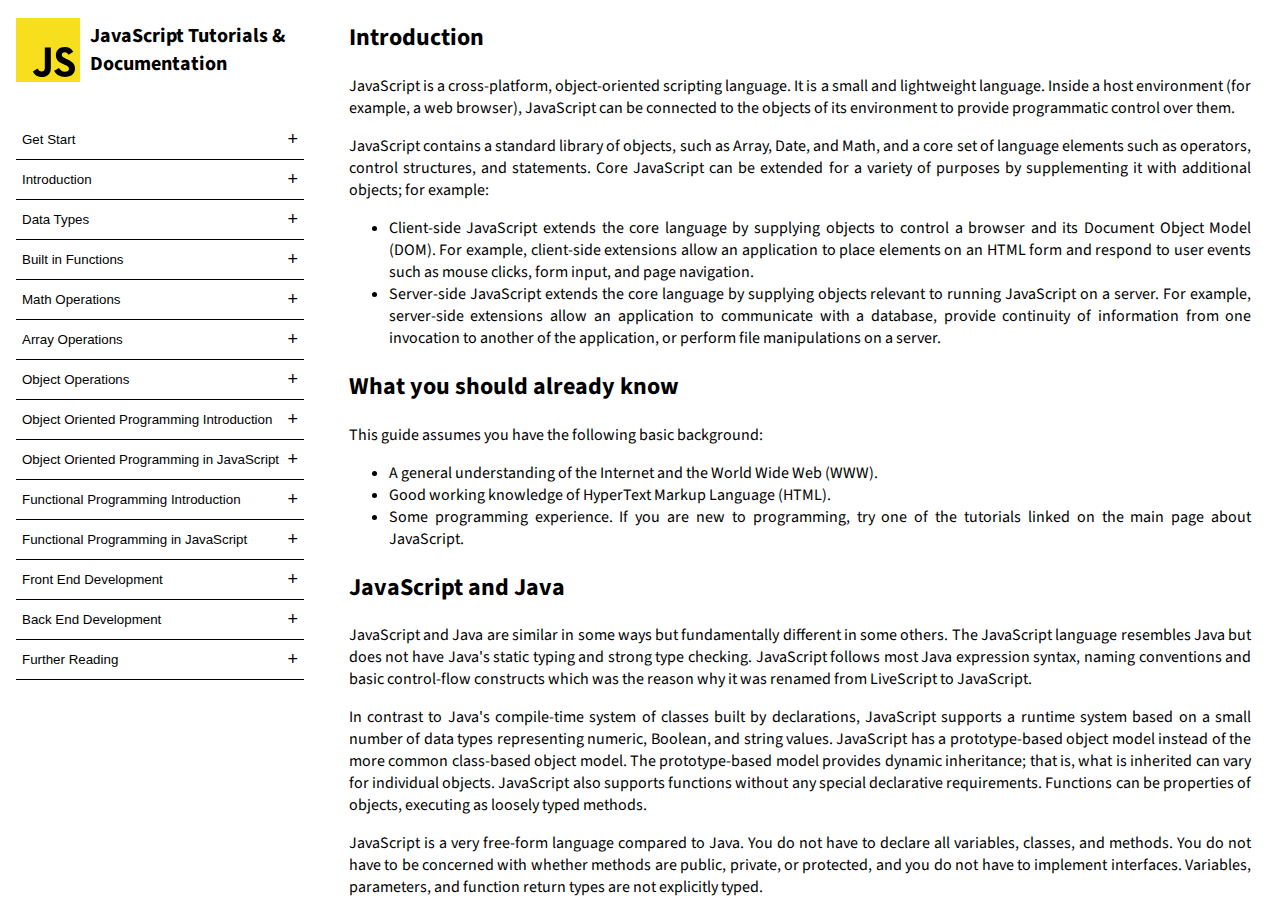
<file: doc-page/index.html>
<!DOCTYPE html>
<html lang="en">
    <head>
        <meta charset="UTF-8">
        <meta name="viewport" content="width=device-width, initial-scale=1.0">
        <meta http-equiv="X-UA-Compatible" content="ie=edge">
        
        <link href="https://fonts.googleapis.com/css?family=Source+Code+Pro|Source+Sans+Pro:400,700&display=swap" rel="stylesheet">
        <link rel="stylesheet" type="text/css" href="./doc-page.css">

        <title>Technical Documentation Page</title>
    </head>

    <body>
        <button id="toggleDocNav" onclick="openDocNav(this)">></button>

        <header>
            <div id="titleAndLogo">
                <img src="./assets/images/js-logo.svg" alt="JavaScript Logo">

                <h1>JavaScript Tutorials & Documentation</h1>
            </div>

            <button onclick="openAccordion(this)">Get Start <span>+</span></button>
            <ul>
                <li>
                    <a href="#">Praesent tincidunt arcu</a>
                </li>
                <li>
                    <a href="#">Quisque et erat</a>
                </li>
                <li>
                    <a href="#">Pellentesque euismod</a>
                </li>
            </ul>

            <button onclick="openAccordion(this)">Introduction <span>+</span></button>
            <ul>
                <li>
                    <a href="#">Praesent tincidunt arcu</a>
                </li>
                <li>
                    <a href="#">Quisque et erat</a>
                </li>
                <li>
                    <a href="#">Pellentesque euismod</a>
                </li>
            </ul>

            <button onclick="openAccordion(this)">Data Types <span>+</span></button>
            <ul>
                <li>
                    <a href="#">Praesent tincidunt arcu</a>
                </li>
                <li>
                    <a href="#">Quisque et erat</a>
                </li>
                <li>
                    <a href="#">Pellentesque euismod</a>
                </li>
            </ul>

            <button onclick="openAccordion(this)">Built in Functions <span>+</span></button>
            <ul>
                <li>
                    <a href="#">Praesent tincidunt arcu</a>
                </li>
                <li>
                    <a href="#">Quisque et erat</a>
                </li>
                <li>
                    <a href="#">Pellentesque euismod</a>
                </li>
            </ul>

            <button onclick="openAccordion(this)">Math Operations <span>+</span></button>
            <ul>
                <li>
                    <a href="#">Praesent tincidunt arcu</a>
                </li>
                <li>
                    <a href="#">Quisque et erat</a>
                </li>
                <li>
                    <a href="#">Pellentesque euismod</a>
                </li>
            </ul>

            <button onclick="openAccordion(this)">Array Operations <span>+</span></button>
            <ul>
                <li>
                    <a href="#">Praesent tincidunt arcu</a>
                </li>
                <li>
                    <a href="#">Quisque et erat</a>
                </li>
                <li>
                    <a href="#">Pellentesque euismod</a>
                </li>
            </ul>

            <button onclick="openAccordion(this)">Object Operations <span>+</span></button>
            <ul>
                <li>
                    <a href="#">Praesent tincidunt arcu</a>
                </li>
                <li>
                    <a href="#">Quisque et erat</a>
                </li>
                <li>
                    <a href="#">Pellentesque euismod</a>
                </li>
            </ul>

            <button onclick="openAccordion(this)">Object Oriented Programming Introduction <span>+</span></button>
            <ul>
                <li>
                    <a href="#">Praesent tincidunt arcu</a>
                </li>
                <li>
                    <a href="#">Quisque et erat</a>
                </li>
                <li>
                    <a href="#">Pellentesque euismod</a>
                </li>
            </ul>

            <button onclick="openAccordion(this)">Object Oriented Programming in JavaScript <span>+</span></button>
            <ul>
                <li>
                    <a href="#">Praesent tincidunt arcu</a>
                </li>
                <li>
                    <a href="#">Quisque et erat</a>
                </li>
                <li>
                    <a href="#">Pellentesque euismod</a>
                </li>
            </ul>

            <button onclick="openAccordion(this)">Functional Programming Introduction <span>+</span></button>
            <ul>
                <li>
                    <a href="#">Praesent tincidunt arcu</a>
                </li>
                <li>
                    <a href="#">Quisque et erat</a>
                </li>
                <li>
                    <a href="#">Pellentesque euismod</a>
                </li>
            </ul>

            <button onclick="openAccordion(this)">Functional Programming in JavaScript <span>+</span></button>
            <ul>
                <li>
                    <a href="#">Praesent tincidunt arcu</a>
                </li>
                <li>
                    <a href="#">Quisque et erat</a>
                </li>
                <li>
                    <a href="#">Pellentesque euismod</a>
                </li>
            </ul>

            <button onclick="openAccordion(this)">Front End Development <span>+</span></button>
            <ul>
                <li>
                    <a href="#">Praesent tincidunt arcu</a>
                </li>
                <li>
                    <a href="#">Quisque et erat</a>
                </li>
                <li>
                    <a href="#">Pellentesque euismod</a>
                </li>
            </ul>

            <button onclick="openAccordion(this)">Back End Development <span>+</span></button>
            <ul>
                <li>
                    <a href="#">Praesent tincidunt arcu</a>
                </li>
                <li>
                    <a href="#">Quisque et erat</a>
                </li>
                <li>
                    <a href="#">Pellentesque euismod</a>
                </li>
            </ul>

            <button onclick="openAccordion(this)">Further Reading <span>+</span></button>
            <ul>
                <li>
                    <a href="#">Praesent tincidunt arcu</a>
                </li>
                <li>
                    <a href="#">Quisque et erat</a>
                </li>
                <li>
                    <a href="#">Pellentesque euismod</a>
                </li>
            </ul>
        </header>

        <main>
            <section>
                <h2>Introduction</h2>

                <p>
                    JavaScript is a cross-platform, object-oriented scripting language. It is a small and lightweight language. Inside a host environment (for example, a web browser), JavaScript can be connected to the objects of its environment to provide programmatic control over them.
                </p>

                <p>
                    JavaScript contains a standard library of objects, such as Array, Date, and Math, and a core set of language elements such as operators, control structures, and statements. Core JavaScript can be extended for a variety of purposes by supplementing it with additional objects; for example:
                </p>

                <ul>
                    <li>
                        Client-side JavaScript extends the core language by supplying objects to control a browser and its Document Object Model (DOM). For example, client-side extensions allow an application to place elements on an HTML form and respond to user events such as mouse clicks, form input, and page navigation.
                    </li>
                    <li>
                        Server-side JavaScript extends the core language by supplying objects relevant to running JavaScript on a server. For example, server-side extensions allow an application to communicate with a database, provide continuity of information from one invocation to another of the application, or perform file manipulations on a server.
                    </li>
                </ul>
            </section>

            <section>
                <h2>What you should already know</h2>

                <p>
                    This guide assumes you have the following basic background:
                </p>

                <ul>
                    <li>
                        A general understanding of the Internet and the World Wide Web (WWW).
                    </li>
                    <li>
                        Good working knowledge of HyperText Markup Language (HTML).
                    </li>
                    <li>
                        Some programming experience. If you are new to programming, try one of the tutorials linked on the main page about JavaScript.
                    </li>
                </ul>
            </section>

            <section>
                <h2>JavaScript and Java</h2>

                <p>
                    JavaScript and Java are similar in some ways but fundamentally different in some others. The JavaScript language resembles Java but does not have Java's static typing and strong type checking. JavaScript follows most Java expression syntax, naming conventions and basic control-flow constructs which was the reason why it was renamed from LiveScript to JavaScript.
                </p>

                <p>
                    In contrast to Java's compile-time system of classes built by declarations, JavaScript supports a runtime system based on a small number of data types representing numeric, Boolean, and string values. JavaScript has a prototype-based object model instead of the more common class-based object model. The prototype-based model provides dynamic inheritance; that is, what is inherited can vary for individual objects. JavaScript also supports functions without any special declarative requirements. Functions can be properties of objects, executing as loosely typed methods.
                </p>

                <p>
                    JavaScript is a very free-form language compared to Java. You do not have to declare all variables, classes, and methods. You do not have to be concerned with whether methods are public, private, or protected, and you do not have to implement interfaces. Variables, parameters, and function return types are not explicitly typed.
                </p>
            </section>

            <section>
                <h2>Hello world</h2>

                <p>
                    To get started with writing JavaScript, open the Scratchpad and write your first "Hello world" JavaScript code:
                </p>

                <pre><code>function greetMe(yourName) {
    alert("Hello " + yourName); 
}

greetMe("World");</code></pre>

                <p>
                    Select the code in the pad and hit Ctrl+R to watch it unfold in your browser!
                </p>
            </section>

            <section>
                <h2>Variables</h2>

                <p>
                    You use variables as symbolic names for values in your application. The names of variables, called identifiers, conform to certain rules.
                </p>

                <p>
                    A JavaScript identifier must start with a letter, underscore (_), or dollar sign ($); subsequent characters can also be digits (0-9). Because JavaScript is case sensitive, letters include the characters "A" through "Z" (uppercase) and the characters "a" through "z" (lowercase).
                </p>

                <p>
                    You can use ISO 8859-1 or Unicode letters such as å and ü in identifiers. You can also use the Unicode escape sequences as characters in identifiers. Some examples of legal names are Number_hits, temp99, and _name.
                </p>
            </section>

            <section>
                <h2>Declaring variables</h2>

                <p>
                    You can declare a variable in three ways:
                </p>

                <p>
                    With the keyword <strong>var</strong>. For example,
                </p>

                <pre><code>var x = 42;</code></pre>

                <p>
                    This syntax can be used to declare both local and global variables.
                </p>

                <p>
                    By simply assigning it a value. For example,
                </p>

                <pre><code>y = 42;</code></pre>

                <p>
                    This always declares a global variable. It generates a strict JavaScript warning. You shouldn't use this variant.
                </p>

                <p>
                    With the keyword let. For example,
                </p>

                <pre><code>let z = 42;</code></pre>
            </section>

            <section>
                <h2>References</h2>
                
                <ul>
                    <li>
                        All the documentation in this page is taken from <a href="https://developer.mozilla.org/en-US/docs/Web/JavaScript/Guide">MDN</a>
                    </li>
                </ul>
            </section>
        </main>
    </body>

    <script src="./doc-page.js"></script>
</html>
</file>
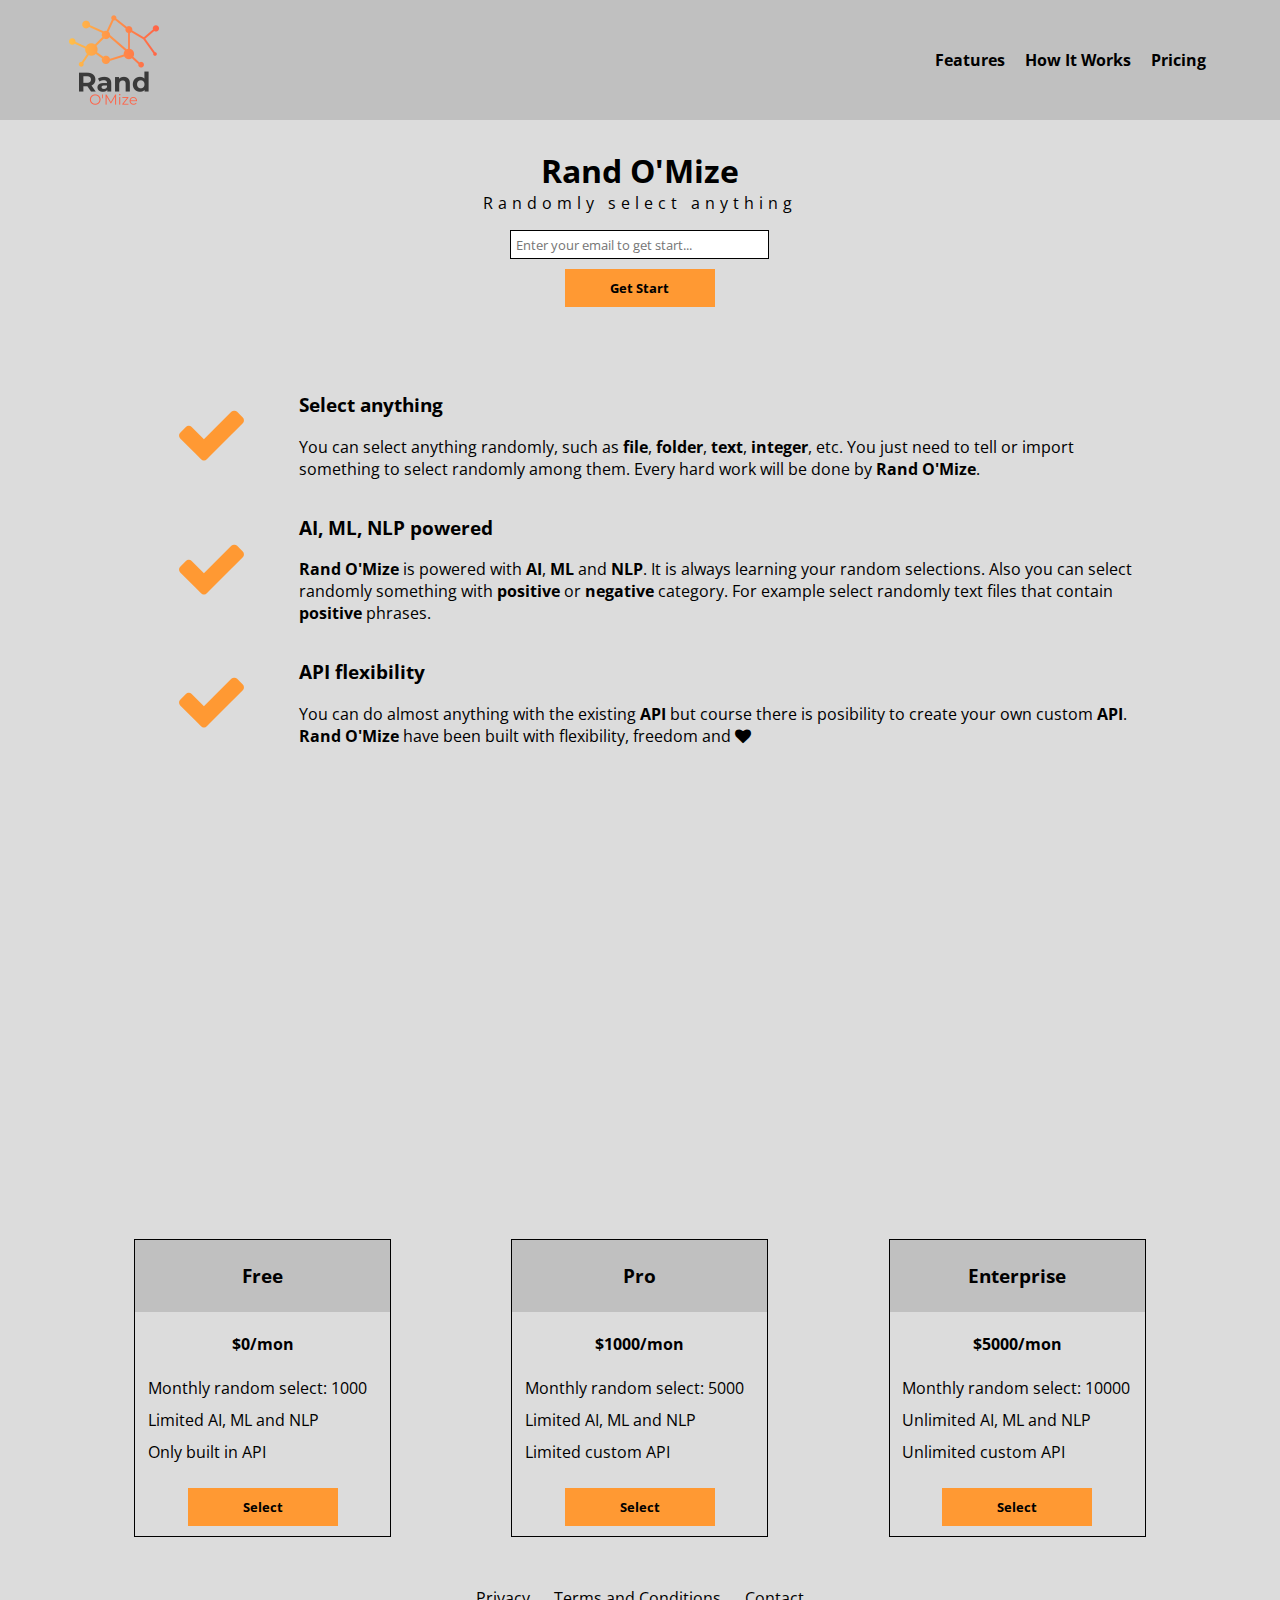
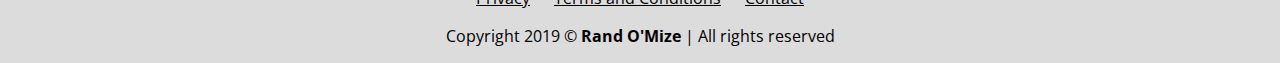
<file: landing-page/index.html>
<!DOCTYPE html>
<html lang="en">
    <head>
        <meta charset="UTF-8">
        <meta name="viewport" content="width=device-width, initial-scale=1.0">
        <meta http-equiv="X-UA-Compatible" content="ie=edge">
        
        <link href="https://fonts.googleapis.com/css?family=Open+Sans:400,700&display=swap" rel="stylesheet">
        <link rel="stylesheet" href="https://cdnjs.cloudflare.com/ajax/libs/font-awesome/4.7.0/css/font-awesome.min.css">
        <link rel="stylesheet" type="text/css" href="./landing-page.css">

        <title>Rand O'Mize Landing Page</title>
    </head>

    <body>
        <header>
            <img src="./assets/images/logo.png" alt="Rand O'Mize logo">
            <nav>
                <a class="nav-link" href="#features-div">Features</a>
                <a class="nav-link" href="#how-it-works-div">How It Works</a>
                <a class="nav-link" href="#pricing-div">Pricing</a>
            </nav>
        </header>

        <main>
            <div id="form-div">
                <h1 id="brand">Rand O'Mize</h1>
                <p id="slogan">Randomly select anything</p>
                <form id="form" action="https://www.freecodecamp.com/email-submit" style="width: 100%;">
                    <input type="email" id="email" name="email" required placeholder="Enter your email to get start...">
                    <button type="submit" id="submit" name="submit">Get Start</button>
                </form>
            </div>

            <div id="features-div">
                <ul>
                    <li>
                        <i id="featuresIcon" class="fa fa-check"></i>
                        <div>
                            <h3>Select anything</h3>
                            <p>You can select anything randomly, such as <strong>file</strong>, <strong>folder</strong>, <strong>text</strong>, <strong>integer</strong>, etc. You just need to tell or import something to select randomly among them. Every hard work will be done by <strong>Rand O'Mize</strong>.</p>
                        </div>
                    </li>

                    <li>
                        <i id="featuresIcon" class="fa fa-check"></i>
                        <div>
                            <h3>AI, ML, NLP powered</h3>
                            <p><strong>Rand O'Mize</strong> is powered with <strong>AI</strong>, <strong>ML</strong> and <strong>NLP</strong>. It is always learning your random selections. Also you can select randomly something with <strong>positive</strong> or <strong>negative</strong> category. For example select randomly text files that contain <strong>positive</strong> phrases.</p>
                        </div>
                    </li>

                    <li>
                        <i id="featuresIcon" class="fa fa-check"></i>
                        <div>
                            <h3>API flexibility</h3>
                            <p>You can do almost anything with the existing <strong>API</strong> but course there is posibility to create your own custom <strong>API</strong>. <strong>Rand O'Mize</strong> have been built with flexibility, freedom and <strong><i class="fa fa-heart"></i></strong></p>
                        </div>
                    </li>
                </ul>
            </div>

            <div id="how-it-works-div">
                <iframe src="https://www.youtube.com/embed/OWhiCkEY-Yk" frameborder="0" allowfullscreen="true"></iframe>
            </div>

            <div id="pricing-div">
                <div class="pricing-card">
                    <div class="pricing-card-title">
                        <h3>Free</h3>
                    </div>
    
                    <div class="pricing-card-content">
                        <h4>$0/mon</h4>
                        <ul>
                            <li>Monthly random select: 1000</li>
                            <li>Limited AI, ML and NLP</li>
                            <li>Only built in API</li>
                        </ul>
                        <button>Select</button>
                    </div>
                </div>

                <div class="pricing-card">
                    <div class="pricing-card-title">
                        <h3>Pro</h3>
                    </div>
    
                    <div class="pricing-card-content">
                        <h4>$1000/mon</h4>
                        <ul>
                            <li>Monthly random select: 5000</li>
                            <li>Limited AI, ML and NLP</li>
                            <li>Limited custom API</li>
                        </ul>
                        <button>Select</button>
                    </div>
                </div>

                <div class="pricing-card">
                    <div class="pricing-card-title">
                        <h3>Enterprise</h3>
                    </div>
    
                    <div class="pricing-card-content">
                        <h4>$5000/mon</h4>
                        <ul>
                            <li>Monthly random select: 10000</li>
                            <li>Unlimited AI, ML and NLP</li>
                            <li>Unlimited custom API</li>
                        </ul>
                        <button>Select</button>
                    </div>
                </div>
            </div>
        </main>

        <footer>
            <div>
                <a href="#">Privacy</a>
                <a href="#">Terms and Conditions</a>
                <a href="#">Contact</a>
            </div>
            <p>Copyright 2019 &copy; <strong>Rand O'Mize</strong> | All rights reserved</p>
        </footer>
    </body>

    <script src="./landing-page.js"></script>
</html>
</file>
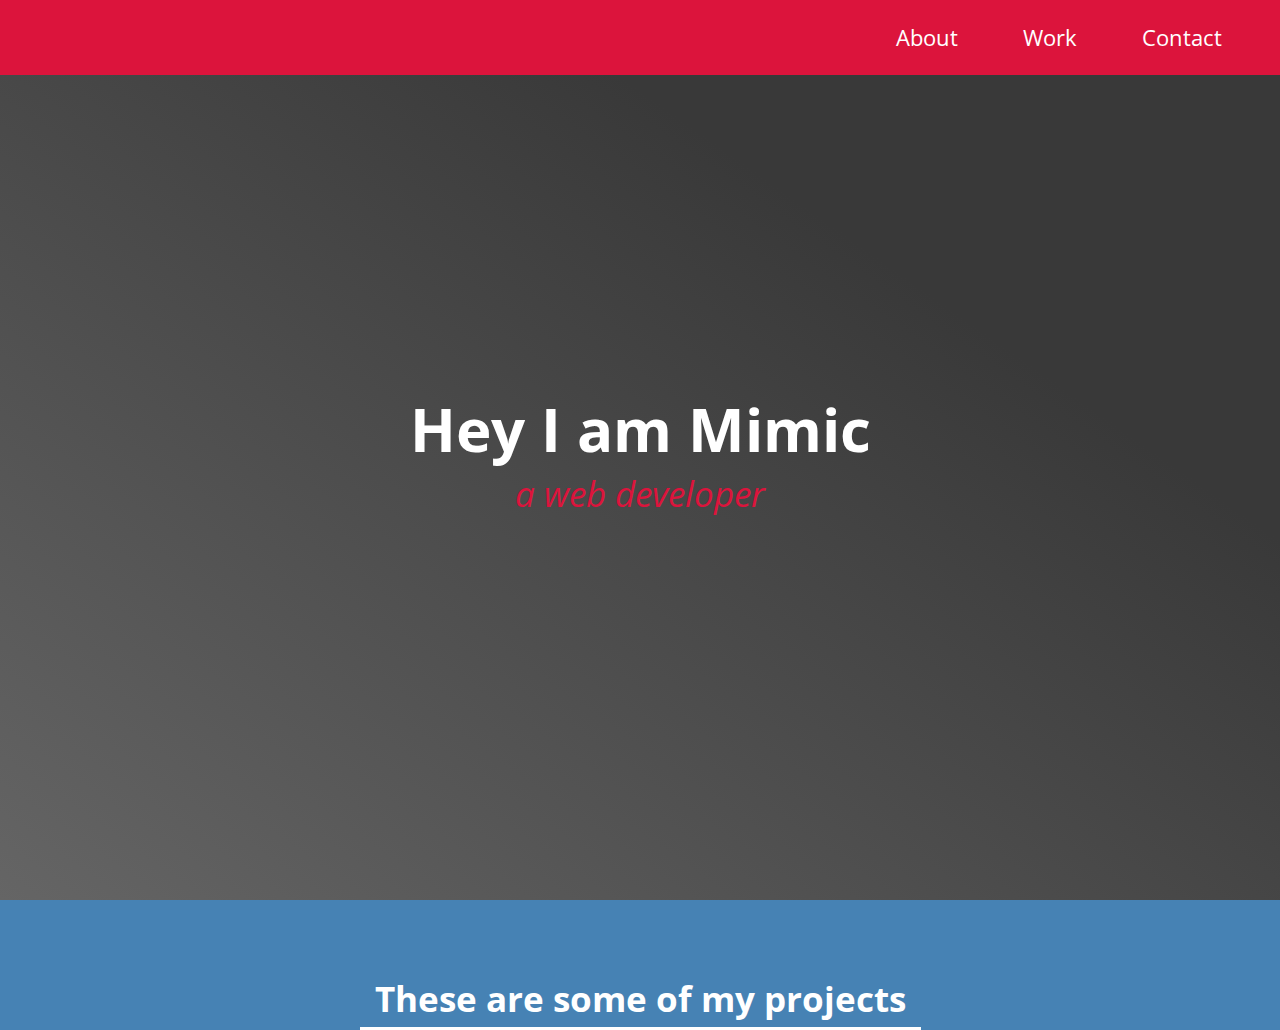
<file: personal-portfolio/index.html>
<!DOCTYPE html>
<html lang="en">
    <head>
        <meta charset="UTF-8">
        <meta name="viewport" content="width=device-width, initial-scale=1.0">
        <meta http-equiv="X-UA-Compatible" content="ie=edge">

        <link href="https://fonts.googleapis.com/css?family=Open+Sans:400,400i,700&display=swap" rel="stylesheet">
        <link rel="stylesheet" href="https://cdnjs.cloudflare.com/ajax/libs/font-awesome/4.7.0/css/font-awesome.min.css">
        <link rel="stylesheet" type="text/css" href="./personal-portfolio.css">

        <title>Personal Portfolio</title>
    </head>

    <body>
        <header>
            <nav>
                <ul>
                    <li>
                        <a>About</a>
                    </li>
                    <li>
                        <a>Work</a>
                    </li>
                    <li>
                        <a>Contact</a>
                    </li>
                </ul>
            </nav>

            <h1>Hey I am Mimic</h1>
            <p>a web developer</p>
        </header>

        <main>
            <h2>These are some of my projects</h2>
        </main>
    </body>

    <script src="./personal-portfolio.js"></script>
</html>
</file>
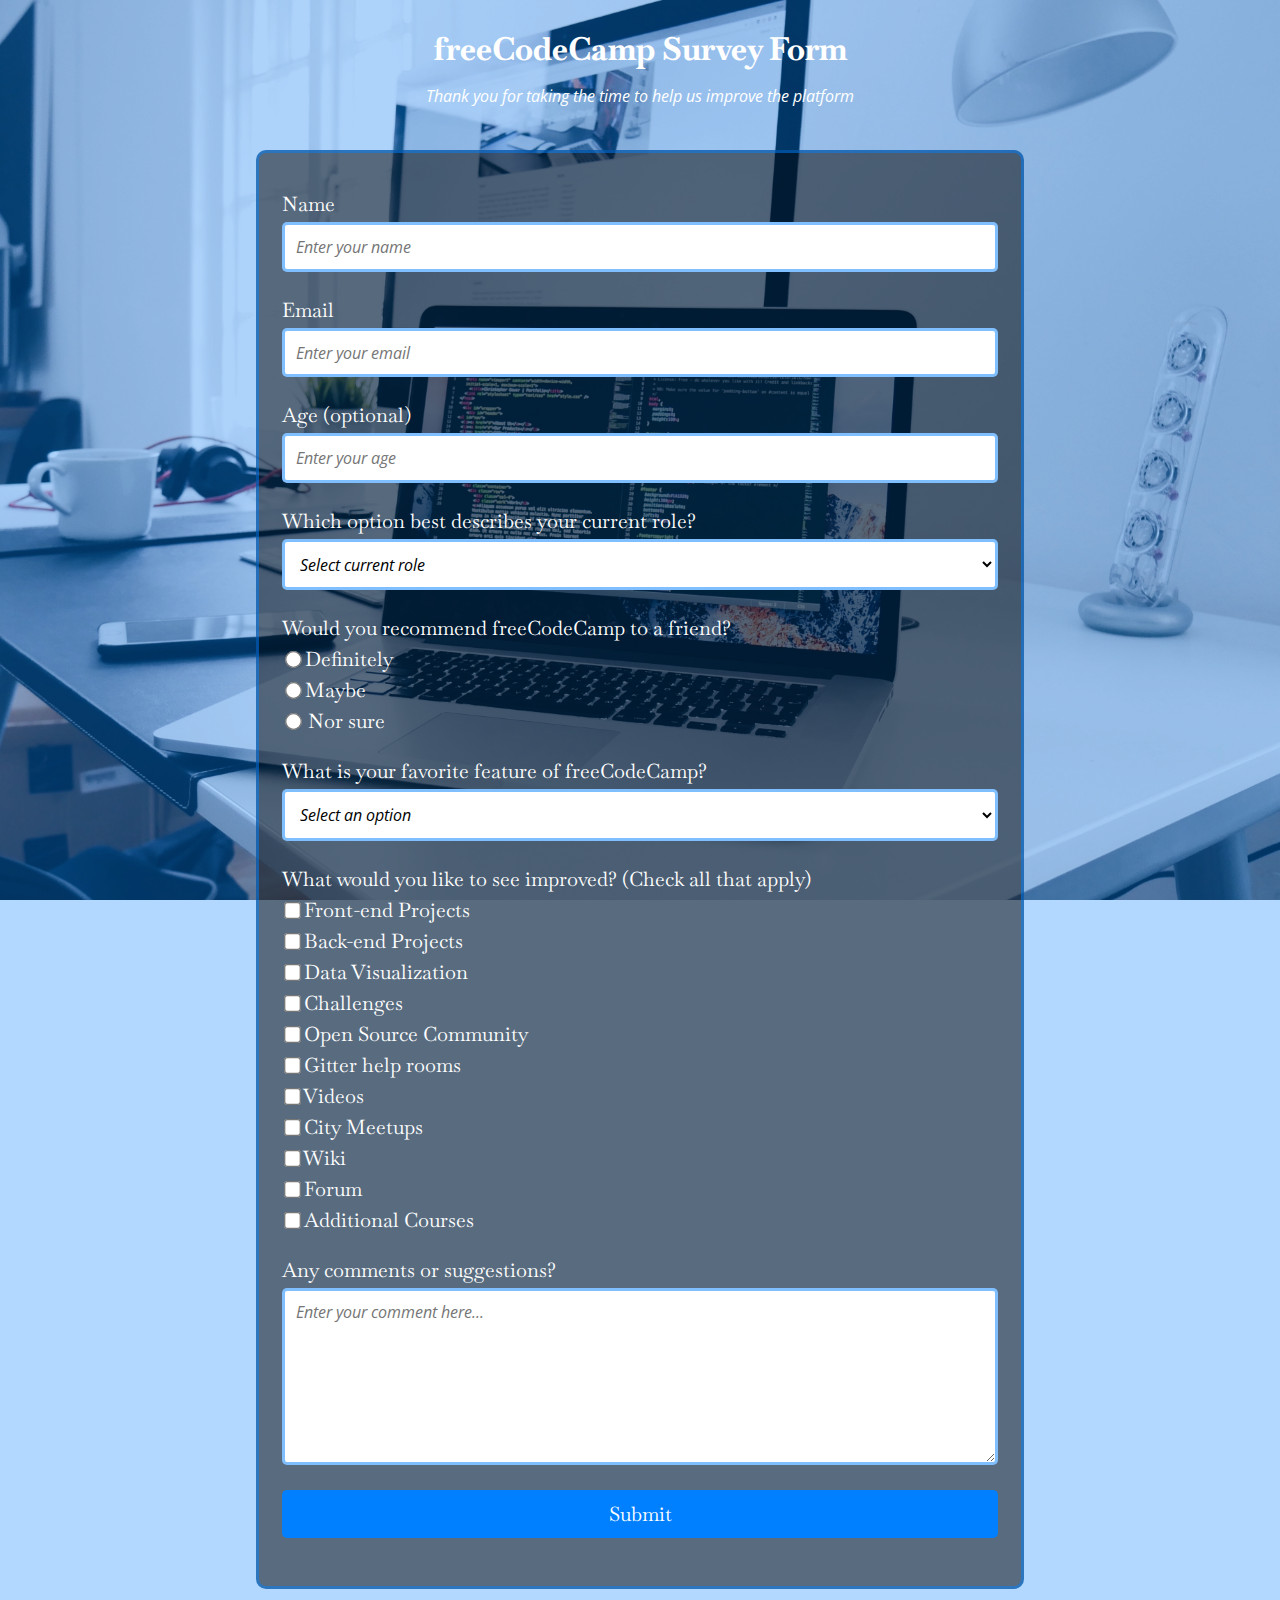
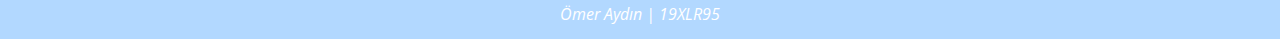
<file: survey-form/index.html>
<!DOCTYPE html>
<html lang="en">
    <head>
        <meta charset="UTF-8">
        <meta name="viewport" content="width=device-width, initial-scale=1.0">
        <meta http-equiv="X-UA-Compatible" content="ie=edge">

        <link href="https://fonts.googleapis.com/css?family=Baskervville|Open+Sans:400i&display=swap" rel="stylesheet">
        <link rel="stylesheet" type="text/css" href="./survey-form.css">
        
        <title>freeCodeCamp Survey Form</title>
    </head>

    <body>
        <header>
            <h1 id="title" class="headerTitle">freeCodeCamp Survey Form</h1>
            <p id="description" class="headerSubTitle">Thank you for taking the time to help us improve the platform</p>
        </header>
        <main>
            <form id="survey-form">
                <label id="name-label" for="name">Name</label>
                <input type="text" id="name" name="name" required placeholder="Enter your name">

                <label id="email-label" for="email">Email</label>
                <input type="email" id="email" name="email" required placeholder="Enter your email">

                <label id="number-label" for="number">Age (optional)</label>
                <input type="number" id="number" name="age" placeholder="Enter your age" min="18" max="65">

                <label for="dropdown">Which option best describes your current role?</label>
                <select name="favoriteFeature" id="dropdown">
                    <option disabled selected value="noChoice">Select current role</option>
                    <option value="student">Student</option>
                    <option value="fullTimeJob">Full Time Job</option>
                    <option value="fullTimeLearner">Full Time Learner</option>
                    <option value="preferNotToSay">Prefer not to say</option>
                    <option value="other">Other</option>
                </select>

                <label>Would you recommend freeCodeCamp to a friend?</label>
                <label style="display: inline;" for="definitely">
                    <input type="radio" id="definitely" name="recommendFCC" value="definitely">
                    Definitely
                </label>
                <label for="maybe">
                    <input type="radio" id="maybe" name="recommendFCC" value="maybe">
                    Maybe
                </label>
                <label for="notSure">
                    <input type="radio" id="notSure" name="recommendFCC" value="notSure">
                    Nor sure
                </label>

                <label for="favoriteFeature">What is your favorite feature of freeCodeCamp?</label>
                <select name="favoriteFeature" id="favoriteFeature">
                    <option disabled selected value="noChoice">Select an option</option>
                    <option value="challenges">Challenges</option>
                    <option value="projects">Projects</option>
                    <option value="community">Community</option>
                    <option value="openSource">Open Source</option>
                </select>

                <label>What would you like to see improved? (Check all that apply)</label>
                <label for="feProjects">
                    <input type="checkbox" id="feProjects" name="seeImproved" value="feProjects">
                    Front-end Projects
                </label>
                <label for="beProjects">
                    <input type="checkbox" id="beProjects" name="seeImproved" value="beProjects">
                    Back-end Projects
                </label>
                <label for="dVisualization">
                    <input type="checkbox" id="dVisualization" name="seeImproved" value="dVisualization">
                    Data Visualization
                </label>
                <label for="challenges">
                    <input type="checkbox" id="challenges" name="seeImproved" value="challenges">
                    Challenges
                </label>
                <label for="osCommunity">
                    <input type="checkbox" id="osCommunity" name="seeImproved" value="osCommunity">
                    Open Source Community
                </label>
                <label for="gHelpRooms">
                    <input type="checkbox" id="gHelpRooms" name="seeImproved" value="gHelpRooms">
                    Gitter help rooms
                </label>
                <label for="videos">
                    <input type="checkbox" id="videos" name="seeImproved" value="videos">
                    Videos
                </label>
                <label for="cMeetups">
                    <input type="checkbox" id="cMeetups" name="seeImproved" value="cMeetups">
                    City Meetups
                </label>
                <label for="wiki">
                    <input type="checkbox" id="wiki" name="seeImproved" value="wiki">
                    Wiki
                </label>
                <label for="forum">
                    <input type="checkbox" id="forum" name="seeImproved" value="forum">
                    Forum
                </label>
                <label for="aCourses">
                    <input type="checkbox" id="aCourses" name="seeImproved" value="aCourses">
                    Additional Courses
                </label>

                <label for="comments">Any comments or suggestions?</label>
                <textarea id="comments" name="comments" placeholder="Enter your comment here..."></textarea>

                <button type="submit" id="submit">Submit</button>
            </form>
        </main>

        <footer>
            Ömer Aydın | 19XLR95
        </footer>
    </body>

    <script src="./survey-form.js"></script>
</html>
</file>
<file: doc-page/doc-page.css>
html, body {
    width: 100%;
    height: 100%;
    margin: 0;
    position: fixed;
    font-family: 'Source Sans Pro', sans-serif;
}

body {
    display: grid;
    grid-template-columns: 1fr 3fr;
    grid-template-areas: 
        "docNav docContent"
    ;
}

header {
    grid-area: docNav;
    overflow-y: scroll;
    overflow-x: hidden;
    padding: 0 5% 0 5%;
}

#titleAndLogo {
    display: flex;
    min-height: 100px;
    align-items: center;
    margin-bottom: 20px;
}

h1 {
    text-align: center;
    font-size: 20px;
    text-align: left;
}

img {
    width: 100%;
    max-width: 64px;
    height: auto;
    margin-right: 10px;
}

body > button {
    display: none;
}

header > button {
    width: 100%;
    min-height: 40px;
    background-color: white;
    border-width: 0 0 1px 0;
    border-style: solid;
    border-color: black;
    text-align: left;
    cursor: pointer;
    display: flex;
    align-items: center;
}

header > button:focus {
    outline: none;
}

header > button:hover {
    background-color: #F0F0F0;
}

header > button > span {
    margin-left: auto;
    font-size: 18px;
}

header > button:active {
    background-color: #DCDCDC;
}

.active {
    background-color: #DCDCDC;
}

header > ul {
    list-style-type: none;
    display: none;
    padding-left: 10%;
}

header > ul a {
    text-decoration: none;
    color: black;
}

header > ul a:hover {
    text-decoration: underline;
}

main {
    grid-area: docContent;
    overflow-y: scroll;
    overflow-x: hidden;
    padding: 0 3% 0 3%;
}

main p, ul {
    text-align: justify;
}

code {
    font-family: 'Source Code Pro', monospace;
}

main > section > pre {
    padding: 10px;
    background-color: #DCDCDC;
    margin: 0 3% 0 3%;
}

main > section a {
    color: black;
}

@media(max-width: 950px) {
    header {
        display: none;
        overflow-y: scroll;
        overflow-x: hidden;
        padding: 0 2% 0 2%;
        position: absolute;
        width: 50%;
        height: 100%;
        background-color: white;
        box-shadow: 0 0 5px 5px rgba(0, 0, 0, 0.3);
    }

    body {
        display: grid;
        grid-template-columns: 5% 95%;
        grid-template-areas: 
            "docNavBtn docContent"
        ;
    }

    body > button {
        display: block;
        background-color: #DCDCDC;
        border-width: 0;
        z-index: 10;
    }

    body > button:focus {
        outline: none;
    }

    body > button:hover {
        background-color: #AAAAAA;
        cursor: pointer;
    }
}

@media(max-width: 450px) {
    #titleAndLogo {
        display: flex;
        align-items: center;
        margin-bottom: 10px;
        transform: scale(0.8);
    }
}
</file>
<file: landing-page/landing-page.css>
html {
    font-family: 'Open Sans', sans-serif;
}

body {
    background-color: #DCDCDC;
}

header {
    display: flex;
    align-items: center;
    justify-content: flex-end;
    position: fixed;
    width: 100%;
    background-color: #C0C0C0;
    top: 0;
    left: 0;
    min-height: 120px;
    z-index: 10;
}

img {
    width: 100px;
    max-width: 100%;
    display: block;
    height: auto;
    margin-left: 5%;
}

nav {
    margin-left: auto;
    margin-right: 5%;
    display: flex;
    justify-content: space-evenly;
}

.nav-link {
    text-decoration: none;
    font-weight: 700;
    color: black;
    padding: 10px;
}

.nav-link:hover {
    animation-name: nav-link-anim;
    animation-duration: 0.2s;
    animation-fill-mode: forwards;
}

@keyframes nav-link-anim {
    100% {
        box-shadow: 0px 0px 3px 3px rgba(0,0,0,0.3);
        transform: scale(1.2);
        color: #FF9933;
    }
}

main {
    position: relative;
    top: 120px;
    display: grid;
    grid-template-columns: 10% 80% 10%;
    grid-template-areas: 
        ". form ."
        ". features ."
        ". howItWorks ."
        ". pricing ."
    ;
    row-gap: 50px;
}

#form-div {
    grid-area: form;
    justify-self: center;
    width: 100%;
}

#brand {
    margin-bottom: 0;
    text-align: center;
}

#slogan {
    margin-top: 0;
    letter-spacing: 5px;
    text-align: center;
}

form {
    display: flex;
    flex-direction: column;
    align-items: center;
}

input {
    margin-bottom: 10px;
    height: 25px;
    font-family: 'Open Sans', sans-serif;
    border-width: 1px;
    border-style: solid;
    border-color: black;
    padding-left: 5px;
    min-width: 250px;
}

button {
    background-color: #FF9933;
    border-width: 0;
    font-family: 'Open Sans', sans-serif;
    font-weight: 700;
    padding-top: 10px;
    padding-bottom: 10px;
    min-width: 150px;
}

button:hover {
    cursor: pointer;
    background-color: #D6812B;
}

#features-div {
    grid-area: features;
}

ul {
    list-style-type: none;
}

li {
    display: flex;
    align-items: center;
}

#featuresIcon {
    font-size: 75px;
    color: #FF9933;
    margin-right: 50px;
}

h1:hover, h3:hover, strong:hover {
    animation-name: strong-anim;
    animation-duration: 0.5s;
    animation-fill-mode: forwards;
    cursor: pointer;
}

@keyframes strong-anim {
    100% {
        color: #FF9933;
    }
}

#how-it-works-div {
    grid-area: howItWorks;
    display: flex;
    align-items: center;
    justify-content: center;
}

iframe {
    width: 100%;
    max-width: 640px;
    height: 360px;
}

#pricing-div {
    grid-area: pricing;
    display: flex;
    justify-content: space-between;
    flex-wrap: wrap;
}

.pricing-card {
    display: flex;
    flex-direction: column;
    justify-content: space-between;
    min-width: 255px;
    max-width: 255px;
    min-height: 180px;
    border-color: black;
    border-style: solid;
    border-width: 1px;
}

.pricing-card:hover {
    animation-name: pricing-card-anim;
    animation-duration: 0.2s;
    animation-fill-mode: forwards;
}

@keyframes pricing-card-anim {
    100% {
        box-shadow: 0px 0px 5px 5px rgba(0,0,0,0.3);
        transform: scale(1.1);
    }
}

.pricing-card-title {
    background-color: #C0C0C0;
}

.pricing-card-title > h3 {
    padding: 5px;
    text-align: center;
}

.pricing-card-content > h4 {
    text-align: center;
}

.pricing-card-content > button {
    position: relative;
    margin-bottom: 10px;
    margin-top: 15px;
    left: 50%;
    transform: translateX(-50%);
}

.pricing-card-content > ul {
    padding: 0;
    margin: 0;
}

.pricing-card-content > ul > li {
    margin: 0 5% 10px 5%;
}

footer {
    position: relative;
    top: 120px;
    width: 100%;
    margin-top: 50px;
    display: flex;
    flex-direction: column;
    align-items: center;
}

footer > div > a {
    color: black;
    margin: 0 10px 0 10px;
}

footer > p {
    text-align: center;
}

footer > div > a:hover {
    animation-name: strong-anim;
    animation-duration: 0.2s;
    animation-fill-mode: forwards;
    cursor: pointer;
}

@media(max-width: 450px) {
    nav {
        margin-left: auto;
        margin-right: 5%;
        display: flex;
        flex-direction: column;
        justify-content: space-evenly;
        align-items: flex-end;
    }

    .nav-link {
        text-decoration: none;
        font-weight: 700;
        color: black;
        padding: 3px;
        font-size: 15px;
    }

    main {
        position: relative;
        top: 120px;
        display: grid;
        grid-template-columns: 3% 94% 3%;
        grid-template-areas: 
            ". form ."
            ". features ."
            ". howItWorks ."
            ". pricing ."
        ;
        row-gap: 50px;
    }

    ul {
        list-style-type: none;
        padding: 0;
    }
    
    #featuresIcon {
        font-size: 50px;
        color: #FF9933;
        margin-right: 25px;
    }

    #pricing-div {
        grid-area: pricing;
        display: flex;
        flex-direction: column;
        align-items: center;
    }

    .pricing-card {
        display: flex;
        flex-direction: column;
        justify-content: space-between;
        min-width: 255px;
        max-width: 255px;
        min-height: 180px;
        border-color: black;
        border-style: solid;
        border-width: 1px;
        margin-top: 20px;
    }
}
</file>
<file: personal-portfolio/personal-portfolio.css>
html {
    font-family: 'Open Sans', sans-serif;
}

html, body {
    width: 100%;
    height: 100%;
    margin: 0;
    padding: 0;
}

header {
    height: 100%;
    width: 100%;
    display: flex;
    flex-direction: column;
    align-items: center;
    justify-content: center;
    background-image: linear-gradient(to top right, #656565 0%, #393939 70%);
}

h1 {
    font-size: 60px;
    margin-bottom: 0;
    color: white;
}

header > p {
    color: #DC143C;
    font-size: 35px;
    font-style: italic;
    margin-top: 0;
}

nav {
    background-color: #DC143C;
    position: fixed;
    top: 0;
    left: 0;
    width: 100%;
    height: 75px;
    display: flex;
    align-items: center;
    justify-content: flex-end;
}

nav > ul {
    list-style-type: none;
    display: flex;
    margin: 0 3% 0 0;
    padding: 0;
}

nav > ul > li {
    margin-left: 25px;
    height: 75px;
    padding-left: 20px;
    padding-right: 20px;
}

nav > ul > li:hover {
    cursor: pointer;
    background-color: #8B0000;
}

a {
    text-decoration: none;
    font-size: 22px;
    line-height: 75px;
    color: white;
}

main {
    background-color: #4682B4;
    display: flex;
    flex-direction: column;
    align-items: center;
}

h2 {
    margin: 0;
    padding: 75px 15px 5px 15px;
    color: white;
    font-size: 35px;
    border-bottom: 3px solid white;
}

#projects {
    margin-top: 75px;
    display: grid;
    grid-template-columns: auto auto auto;
    grid-gap: 35px;
    margin-left: 5%;
    margin-right: 5%;
}

@media(max-width: 1300px) {
    #projects {
        margin-top: 75px;
        display: grid;
        grid-template-columns: auto auto;
        grid-gap: 35px;
        margin-left: 5%;
        margin-right: 5%;
    }

    @media(max-width: 780px) {
        #projects {
            margin-top: 75px;
            display: grid;
            grid-template-columns: auto;
            grid-gap: 35px;
            margin-left: 5%;
            margin-right: 5%;
        }
    }
}

#projects > div > a {
    display: flex;
    flex-direction: column;
}

#projects img {
    width: 350px;
    height: 350px;
    background-size: cover;
    object-fit: cover;
}

#projects > div > a > div {
    background-color: #304458;
    color: white;
    margin: 0;
    text-align: center;
    font-size: 20px;
}

#btnShowContainer {
    display: flex;
    align-items: center;
    justify-content: center;
}

#btnShow {
    background-color: #304458;
    padding-left: 25px;
    padding-right: 25px;
    transition: background-color 0.5s;
    margin-bottom: 75px;
    margin-top: 75px;
}

#btnShow:hover {
    background-color: #DC143C;
}

footer {
    background-color: #304458;
    display: flex;
    flex-direction: column;
    align-items: center;
}

footer > p {
    color: white;
    font-style: italic;
    font-size: 18px;
}

footer > div {
    margin-bottom: 75px;
}

@media(max-width: 800px) {
    footer > div {
        margin-bottom: 75px;
        display: flex;
        flex-direction: column;
    }
}

footer > div > a {
    margin-right: 50px;
    position: relative;
    transition: all 0.3s ease;
    top: 0;
}

footer > div > a:hover {
    top: 10px;
}

footer > div > a:last-child {
    margin-right: 0;
}
</file>
<file: survey-form/survey-form.css>
html, body {
    margin: 0;
    min-width: 100%;
    width: 100%;
    height: auto;
}

html {
    background-image: url('./assets/img/main-bg.jpg');
    background-repeat: no-repeat;
    background-position: center;
    background-size: cover;
    background-attachment: fixed;
}

body {
    background: rgba(0, 127, 255, 0.3);
}

header {
    color: white;
    min-height: 150px;
    display: flex;
    flex-direction: column;
    justify-content: center;
    align-items: center;
}

main {
    display: grid;
    grid-template-columns: 20% 60% 20%;
    grid-template-areas: ". form-content .";
}

@media(max-width: 450px) {
    main {
        display: grid;
        grid-template-columns: 3% 94% 3%;
        grid-template-areas: ". form-content .";
    }

    header {
        color: white;
        min-height: 150px;
        display: flex;
        flex-direction: column;
        justify-content: center;
        align-items: center;
        padding-top: 25px;
    }
}

form {
    grid-area: form-content;
    background-color: rgba(0, 0, 0, 0.5);
    padding: 5% 3% 3% 3%;
    display: flex;
    flex-direction: column;
    color: white;
    border-radius: 10px;
    border-width: 3px;
    border-color: rgba(0, 127, 255, 0.5);
    border-style: solid;
}

label {
    margin-bottom: 5px;
    font-family: 'Baskervville', serif;
    font-style: normal;
    font-size: 20px;
    cursor: pointer;
}

input {
    margin-bottom: 25px;
    font-family: 'Open Sans', sans-serif;
    font-style: italic;
    padding: 1.5% 1.5% 1.5% 1.5%;
    border-radius: 5px;
    border-width: 3px;
    border-color: rgba(0, 127, 255, 0.5);
    border-style: solid;
    font-size: 16px;
    background-color: white;
}

button {
    margin-bottom: 25px;
    font-family: 'Baskervville', serif;
    font-style: normal;
    padding: 1.5% 1.5% 1.5% 1.5%;
    border-radius: 5px;
    border-width: 0;
    font-size: 20px;
    cursor: pointer;
    color: white;
    background-color: rgba(0, 127, 255, 1);
}

button:hover {
    background-color: rgb(0, 108, 216);
}

button:active {
    background-color: rgb(0, 67, 134);
}

textarea {
    margin-bottom: 25px;
    font-family: 'Open Sans', sans-serif;
    font-style: italic;
    padding: 1.5% 1.5% 1.5% 1.5%;
    border-radius: 5px;
    border-width: 3px;
    border-color: rgba(0, 127, 255, 0.5);
    border-style: solid;
    font-size: 16px;
    background-color: white;
    min-height: 150px;
}

footer {
    min-height: 50px;
    display: flex;
    justify-content: center;
    align-items: center;
    font-family: 'Open Sans', sans-serif;
    font-style: italic;
    color: white;
}

input[type="radio"] {
    transform: scale(1.3);
}

input[type="checkbox"] {
    margin-top: 0;
    margin-right: 0;
    margin-bottom: 0;
    transform: scale(1.3);
}

select {
    margin-bottom: 25px;
    font-family: 'Open Sans', sans-serif;
    font-style: italic;
    padding: 1.5% 1.5% 1.5% 1.5%;
    border-radius: 5px;
    border-width: 3px;
    border-color: rgba(0, 127, 255, 0.5);
    border-style: solid;
    font-size: 16px;
    background-color: white;
}

#definitely, #maybe {
    margin-top: 0;
    margin-right: 0;
    margin-bottom: 0;
}

#aCourses {
    margin-bottom: 25px;
}

.headerTitle {
    margin: 0;
    font-family: 'Baskervville', serif;
    font-style: normal;
    text-align: center;
}

.headerSubTitle {
    font-family: 'Open Sans', sans-serif;
    font-style: italic;
    text-align: center;
}
</file>
